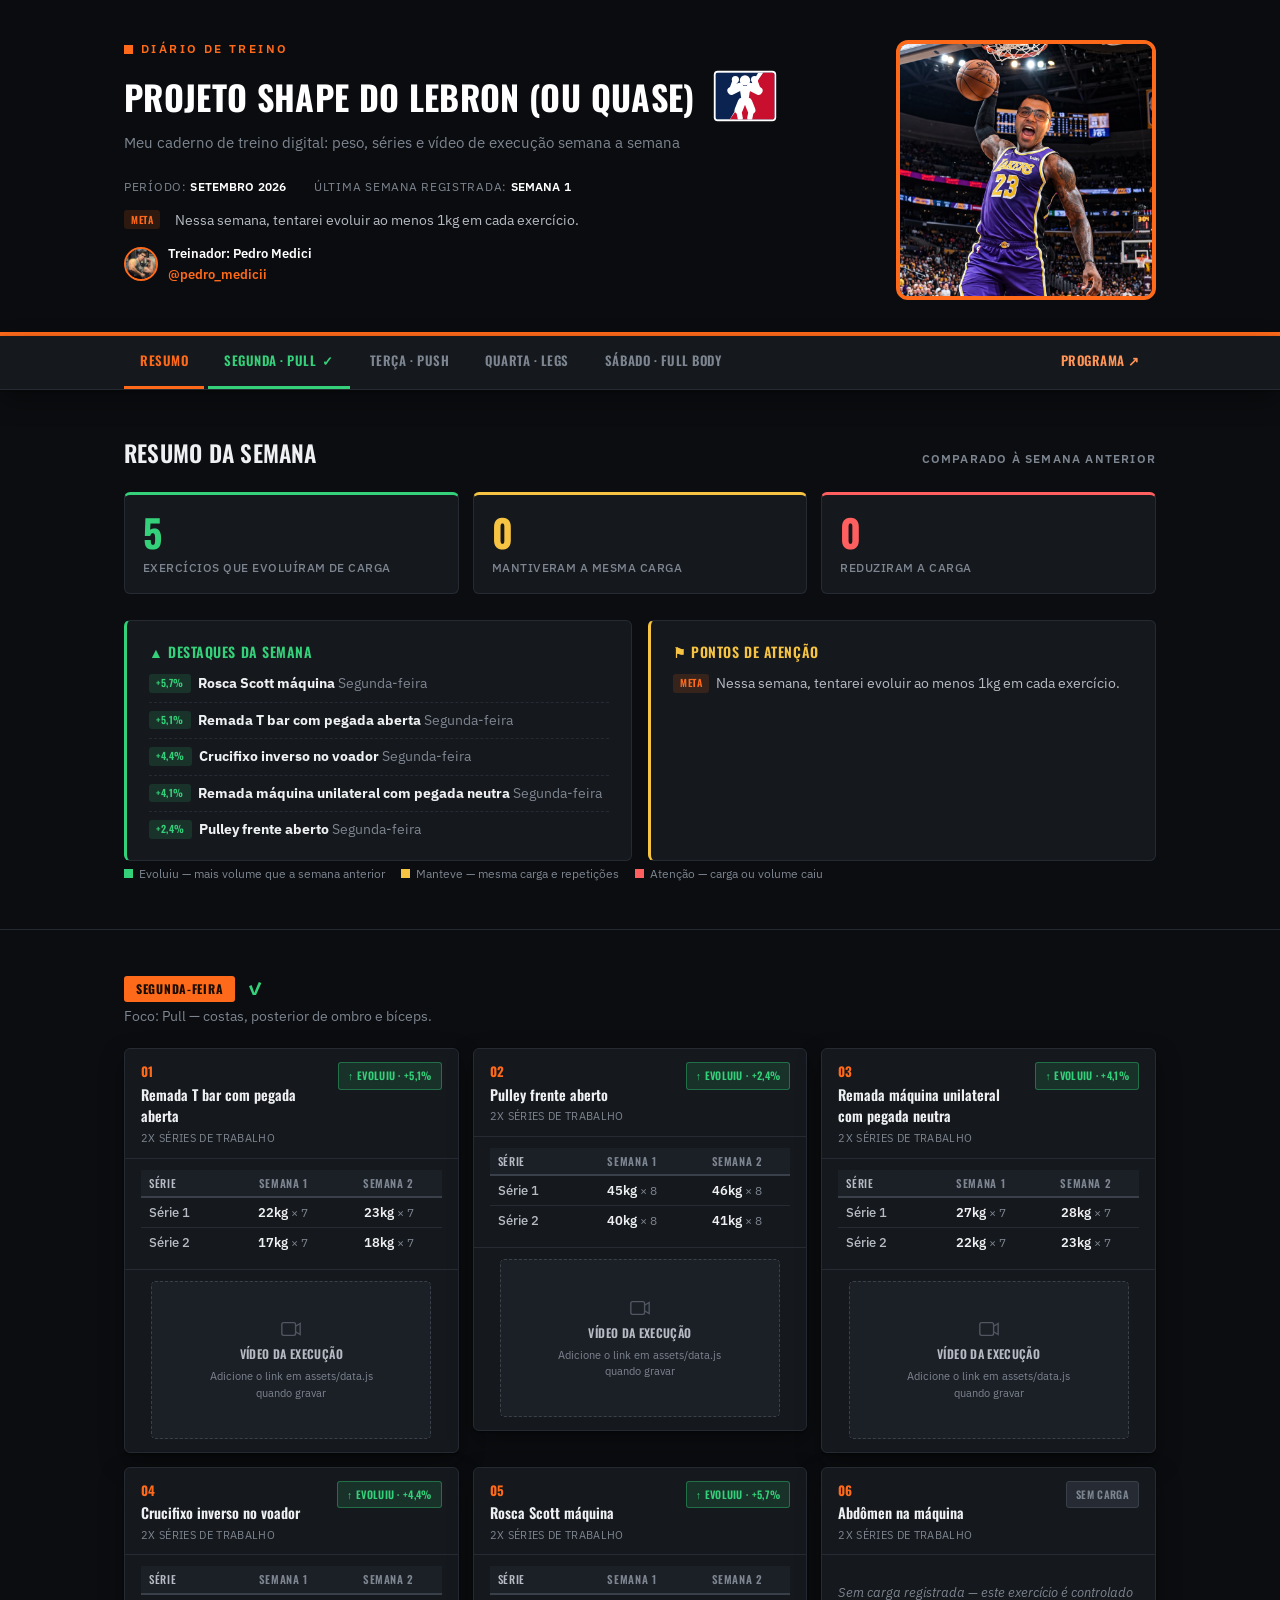
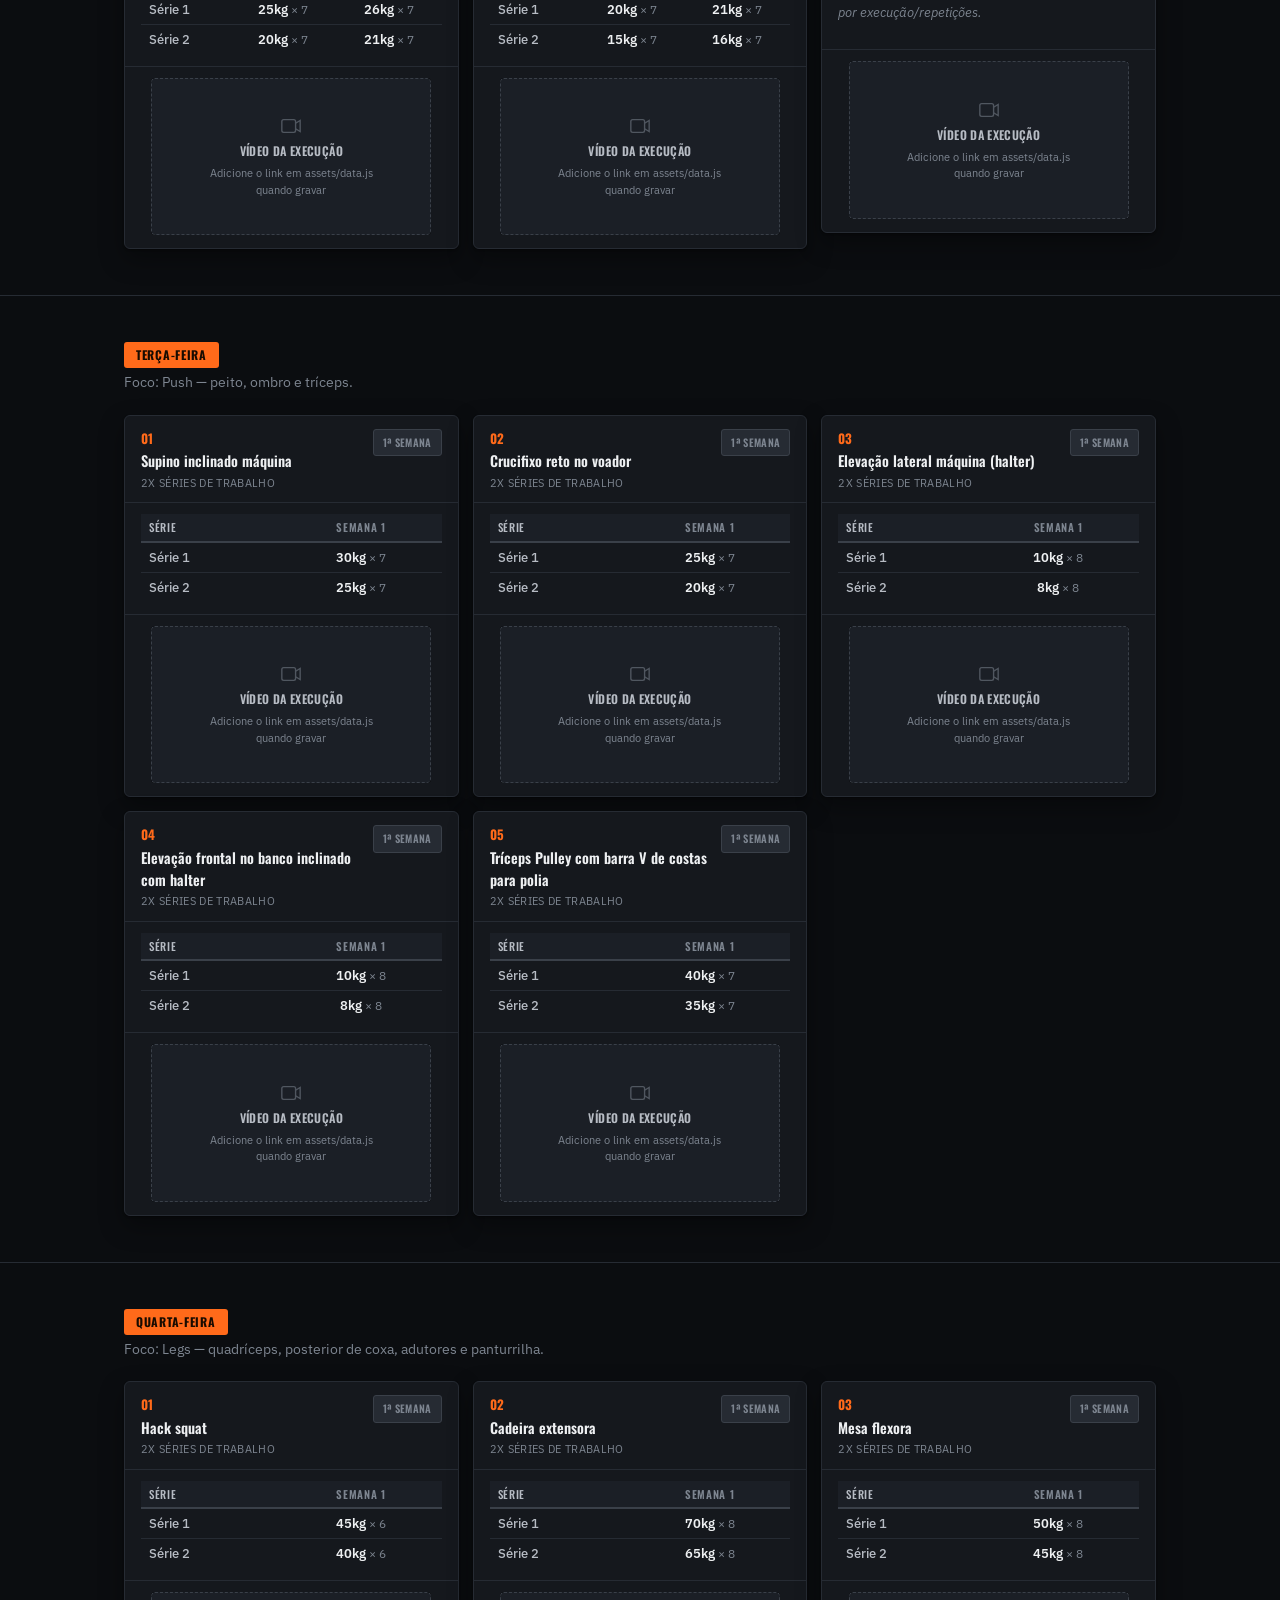
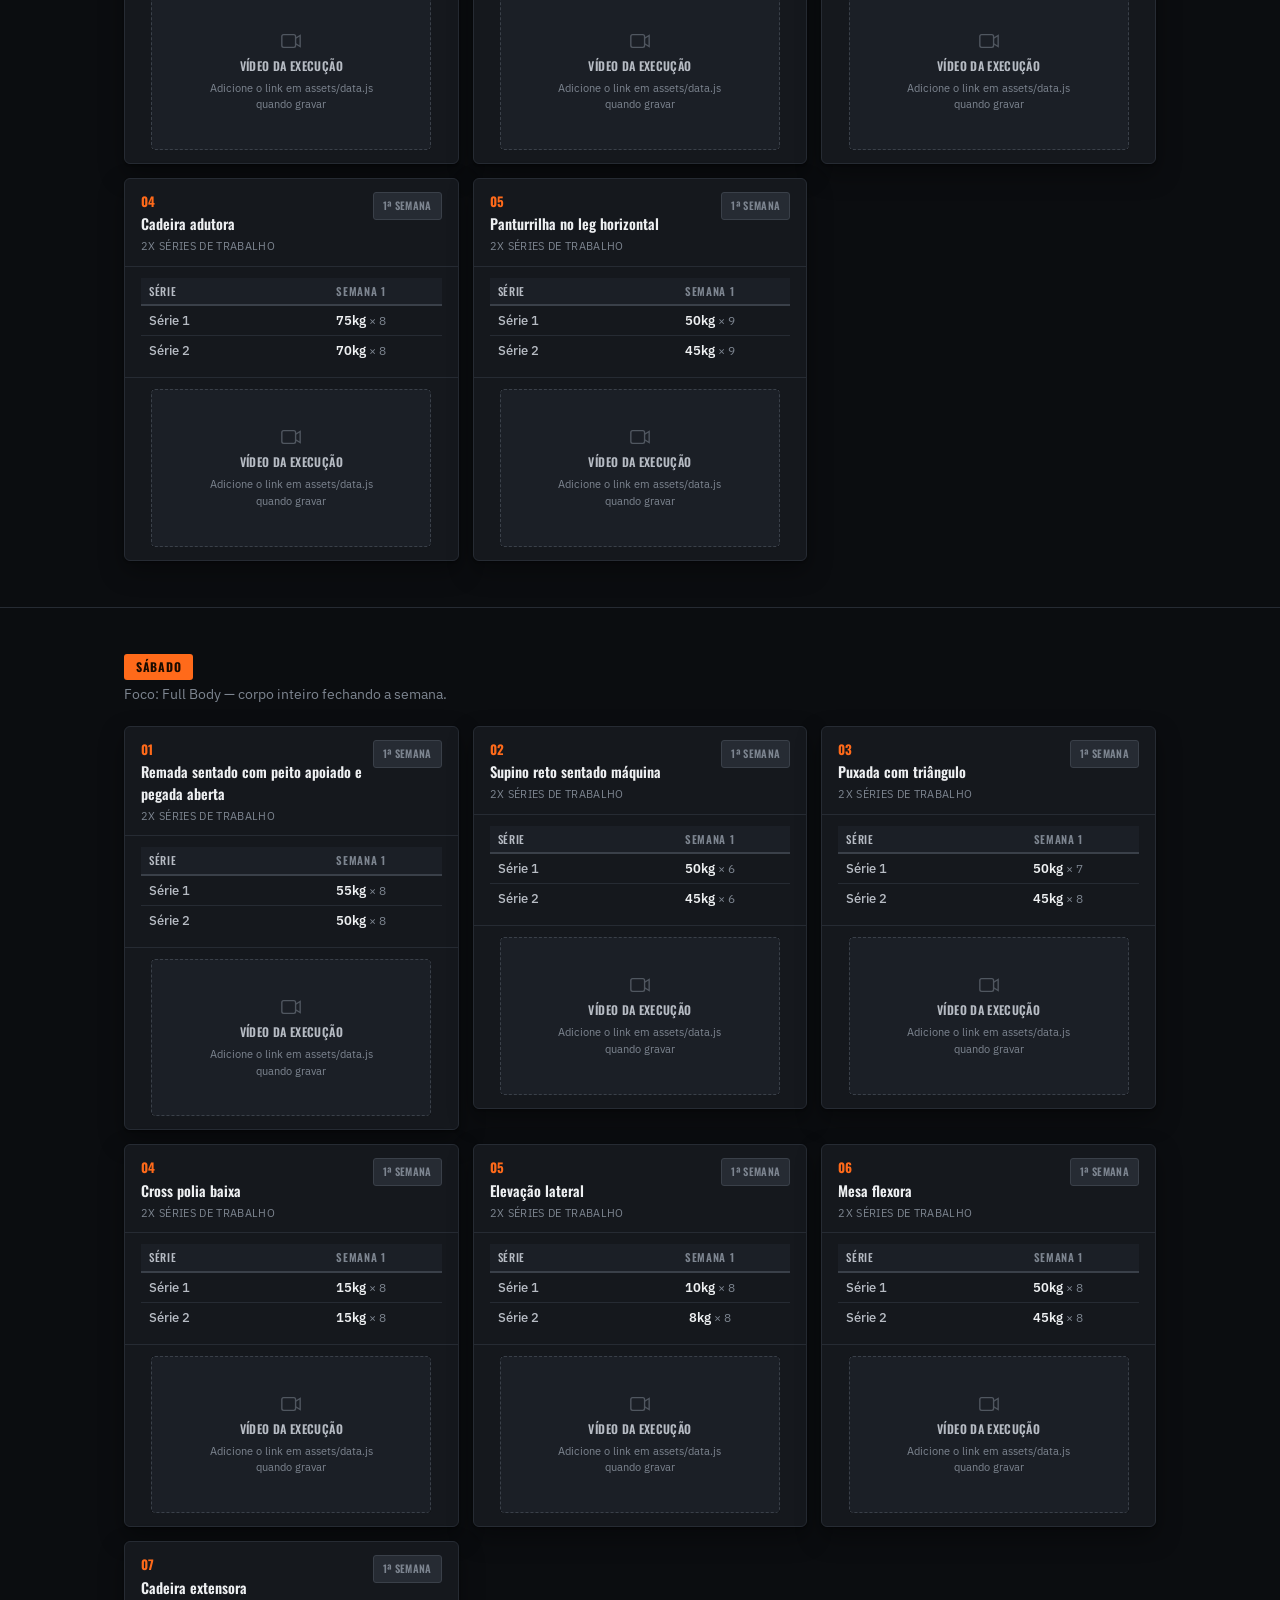
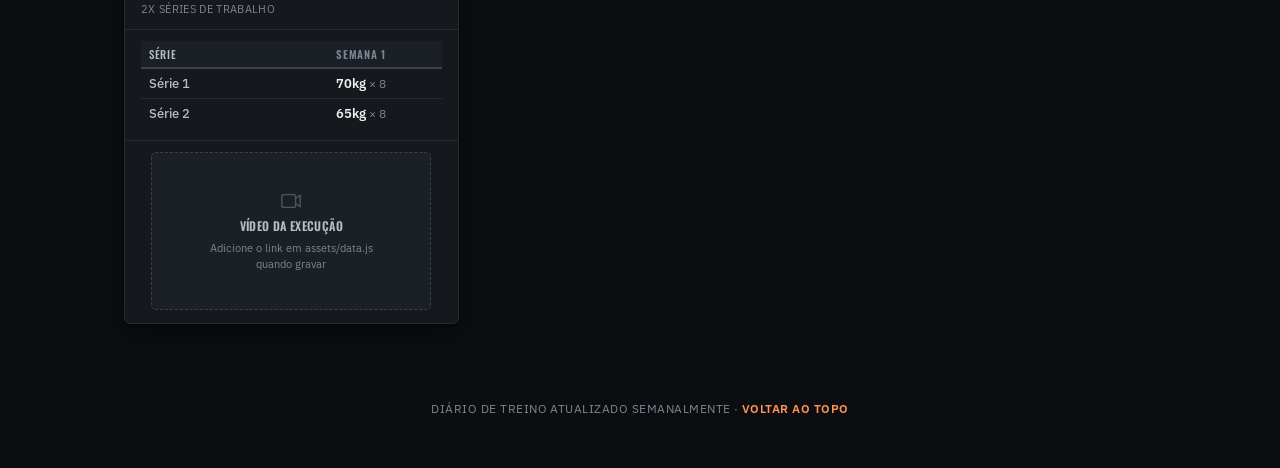
<file: index.html>
<!DOCTYPE html>
<html lang="pt-BR">
<head>
<meta charset="UTF-8">
<meta name="viewport" content="width=device-width, initial-scale=1.0">
<title>Diário de Treino — Projeto Shape do Lebron (ou quase)</title>
<meta name="description" content="Registro semanal de cargas, séries e evolução de treino, com espaço para vídeos de execução.">
<link rel="icon" type="image/svg+xml" href="assets/favicon.svg">
<link rel="alternate icon" href="assets/favicon.png">
<link rel="stylesheet" href="assets/styles.css">
</head>
<body>

<header class="site-header">
  <div class="wrap header-flex">
    <div class="header-main">
      <p class="eyebrow">Diário de treino</p>
      <div class="title-row">
        <h1 id="meta-programa">Programa</h1>
        <svg class="league-logo" viewBox="20 0 160 130" role="img" aria-label="Distintivo da liga do shape">
          <rect x="22" y="2" width="156" height="126" rx="10" fill="#ffffff"/>
          <clipPath id="badgeClip">
            <rect x="26" y="6" width="148" height="118" rx="7"/>
          </clipPath>
          <g clip-path="url(#badgeClip)">
            <rect x="26" y="6" width="148" height="118" fill="#0a2351"/>
            <polygon points="133.4,6 146.2,6 74.5,124 61.8,124" fill="#ffffff"/>
            <polygon points="146.2,6 174,6 174,124 61.8,124" fill="#c8102e"/>
            <g fill="none" stroke="#ffffff" stroke-linecap="round">
              <path d="M86,42 L66,52" stroke-width="20"/>
              <path d="M66,52 L76,24" stroke-width="13"/>
              <path d="M114,42 L134,52" stroke-width="20"/>
              <path d="M134,52 L124,24" stroke-width="13"/>
              <path d="M92,80 L84,100" stroke-width="20"/>
              <path d="M84,100 L88,120" stroke-width="13"/>
              <path d="M108,80 L116,100" stroke-width="20"/>
              <path d="M116,100 L112,120" stroke-width="13"/>
            </g>
            <polygon points="86,40 114,40 108,80 92,80" fill="#ffffff"/>
            <circle cx="76" cy="24" r="9" fill="#ffffff"/>
            <circle cx="124" cy="24" r="9" fill="#ffffff"/>
            <circle cx="100" cy="26" r="13" fill="#ffffff"/>
          </g>
        </svg>
      </div>
      <p class="sub">Meu caderno de treino digital: peso, séries e vídeo de execução semana a semana</p>
      <div class="header-meta">
        <span>Período: <strong id="meta-periodo">—</strong></span>
        <span>Última semana registrada: <strong id="meta-atualizacao">—</strong></span>
      </div>
      <p class="header-goal" id="header-goal" hidden><span class="tag-mini goal">Meta</span><span id="header-goal-text"></span></p>
      <p class="trainer-tag">
        <img src="assets/pedro-medici.jpg" alt="Foto do treinador Pedro Medici" class="trainer-avatar">
        <span class="trainer-info">
          <strong>Treinador: Pedro Medici</strong>
          <a href="https://instagram.com/pedro_medicii" target="_blank" rel="noopener">@pedro_medicii</a>
        </span>
      </p>
      <div class="month-switcher" id="month-switcher" hidden></div>
    </div>
    <div class="header-photo">
      <img src="assets/perfil.jpg" alt="Foto do atleta" onerror="this.parentElement.classList.add('is-empty')">
    </div>
  </div>
</header>

<nav class="day-nav">
  <div class="wrap">
    <a href="#resumo" class="accent">Resumo</a>
    <a href="#pull" id="nav-pull"><span class="nav-label">Segunda · Pull</span><span class="nav-check" aria-hidden="true">✓</span></a>
    <a href="#push" id="nav-push"><span class="nav-label">Terça · Push</span><span class="nav-check" aria-hidden="true">✓</span></a>
    <a href="#legs" id="nav-legs"><span class="nav-label">Quarta · Legs</span><span class="nav-check" aria-hidden="true">✓</span></a>
    <a href="#fullbody" id="nav-fullbody"><span class="nav-label">Sábado · Full Body</span><span class="nav-check" aria-hidden="true">✓</span></a>
    <a href="programa.html" class="nav-programa">Programa ↗</a>
  </div>
</nav>

<main>

  <section class="block" id="resumo">
    <div class="wrap">
      <div class="section-head">
        <h2>Resumo da semana</h2>
        <span class="tag">Comparado à semana anterior</span>
      </div>

      <div class="stat-grid">
        <div class="stat-card up">
          <div class="num" id="stat-up">0</div>
          <div class="label">Exercícios que evoluíram de carga</div>
        </div>
        <div class="stat-card flat">
          <div class="num" id="stat-flat">0</div>
          <div class="label">Mantiveram a mesma carga</div>
        </div>
        <div class="stat-card down">
          <div class="num" id="stat-down">0</div>
          <div class="label">Reduziram a carga</div>
        </div>
      </div>

      <div class="callout-grid">
        <div class="callout highlight">
          <h3>▲ Destaques da semana</h3>
          <ul id="highlight-list"></ul>
        </div>
        <div class="callout attention">
          <h3>⚑ Pontos de atenção</h3>
          <ul id="attention-list"></ul>
        </div>
      </div>

      <div class="legend">
        <span><span class="dot up"></span>Evoluiu — mais volume que a semana anterior</span>
        <span><span class="dot flat"></span>Manteve — mesma carga e repetições</span>
        <span><span class="dot down"></span>Atenção — carga ou volume caiu</span>
      </div>
    </div>
  </section>

  <section class="block" id="pull">
    <div class="wrap">
      <div class="day-title"><span class="pill">Segunda-feira</span><span class="day-check" aria-hidden="true">✓</span></div>
      <p class="day-sub">Foco: Pull — costas, posterior de ombro e bíceps.</p>
      <div class="ex-grid"></div>
    </div>
  </section>

  <section class="block" id="push">
    <div class="wrap">
      <div class="day-title"><span class="pill">Terça-feira</span><span class="day-check" aria-hidden="true">✓</span></div>
      <p class="day-sub">Foco: Push — peito, ombro e tríceps.</p>
      <div class="ex-grid"></div>
    </div>
  </section>

  <section class="block" id="legs">
    <div class="wrap">
      <div class="day-title"><span class="pill">Quarta-feira</span><span class="day-check" aria-hidden="true">✓</span></div>
      <p class="day-sub">Foco: Legs — quadríceps, posterior de coxa, adutores e panturrilha.</p>
      <div class="ex-grid"></div>
    </div>
  </section>

  <section class="block" id="fullbody">
    <div class="wrap">
      <div class="day-title"><span class="pill">Sábado</span><span class="day-check" aria-hidden="true">✓</span></div>
      <p class="day-sub">Foco: Full Body — corpo inteiro fechando a semana.</p>
      <div class="ex-grid"></div>
    </div>
  </section>

</main>

<footer>
  <div class="wrap">
    Diário de treino atualizado semanalmente · <a href="#resumo">voltar ao topo</a>
  </div>
</footer>

<script src="assets/data.js"></script>
<script src="assets/app.js"></script>
</body>
</html>
</file>
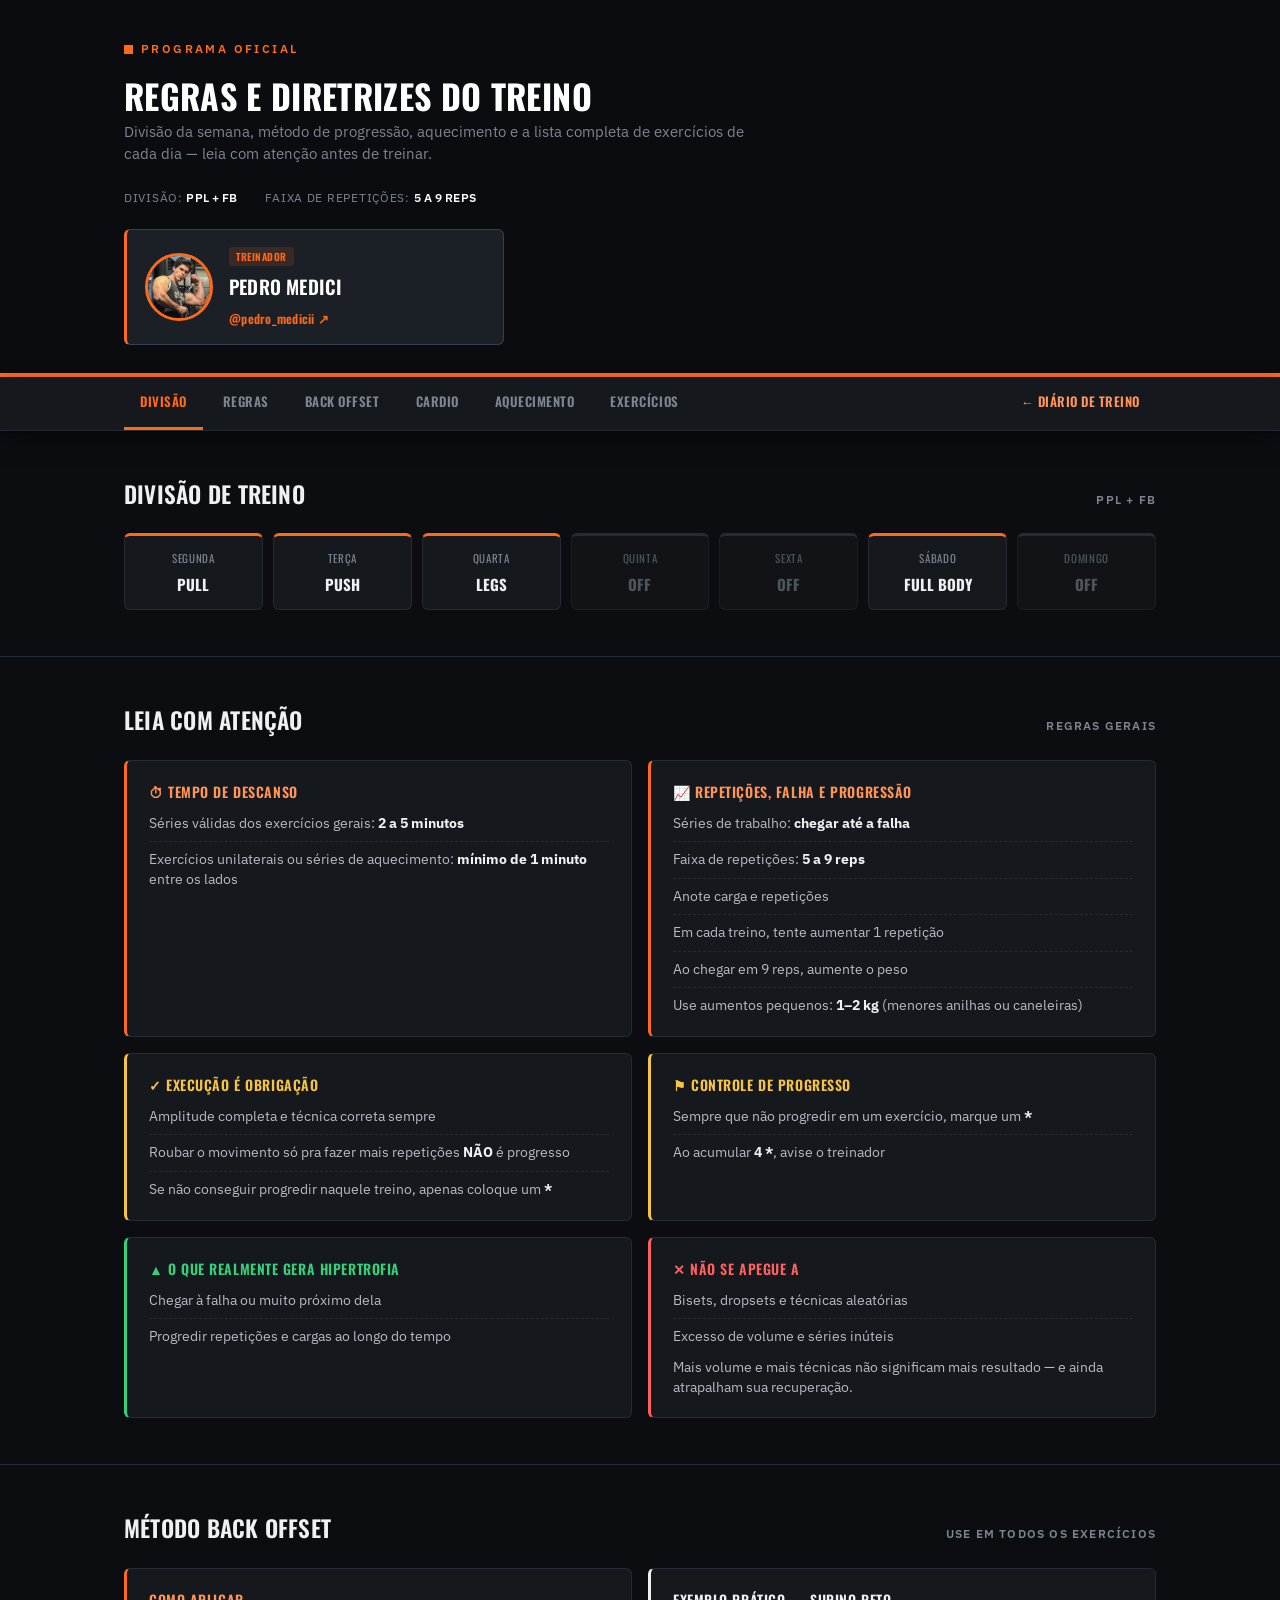
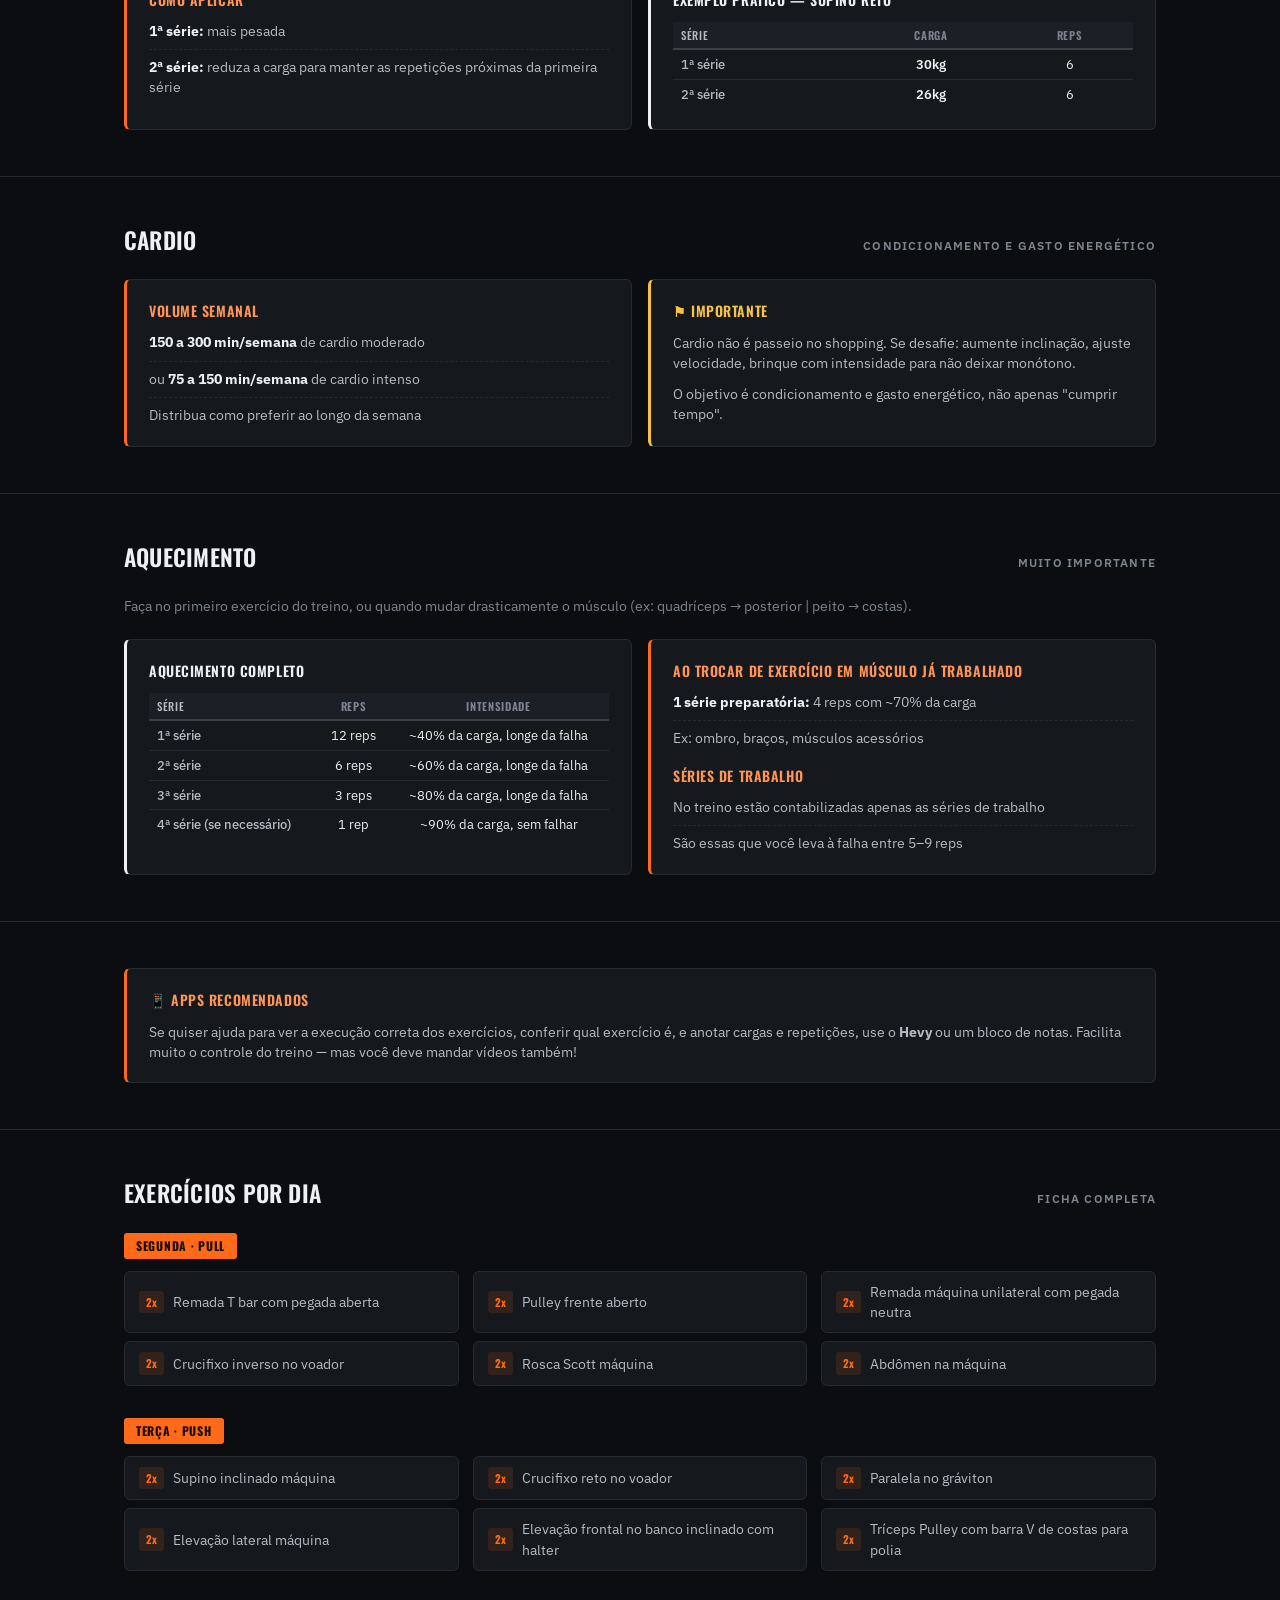
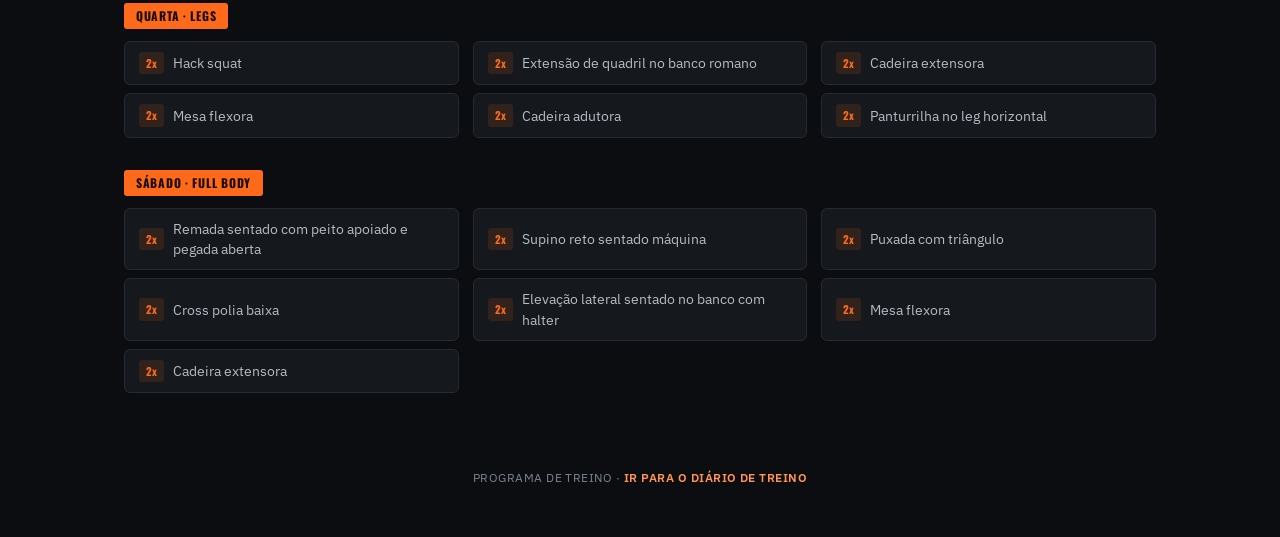
<file: programa.html>
<!DOCTYPE html>
<html lang="pt-BR">
<head>
<meta charset="UTF-8">
<meta name="viewport" content="width=device-width, initial-scale=1.0">
<title>Programa de Treino — Regras e Diretrizes</title>
<meta name="description" content="Divisão de treino, regras de progressão, método Back Offset, cardio, aquecimento e lista completa de exercícios por dia.">
<link rel="icon" type="image/svg+xml" href="assets/favicon.svg">
<link rel="alternate icon" href="assets/favicon.png">
<link rel="stylesheet" href="assets/styles.css">
</head>
<body>

<header class="site-header">
  <div class="wrap">
    <p class="eyebrow">Programa oficial</p>
    <h1>Regras e Diretrizes do Treino</h1>
    <p class="sub">Divisão da semana, método de progressão, aquecimento e a lista completa de exercícios de cada dia — leia com atenção antes de treinar.</p>
    <div class="header-meta">
      <span>Divisão: <strong>PPL + FB</strong></span>
      <span>Faixa de repetições: <strong>5 a 9 reps</strong></span>
    </div>
    <div class="trainer-card">
      <img src="assets/pedro-medici.jpg" alt="Foto do treinador Pedro Medici" class="trainer-avatar-lg">
      <div class="trainer-card-info">
        <span class="tag-mini goal">Treinador</span>
        <h2 class="trainer-name">Pedro Medici</h2>
        <a href="https://instagram.com/pedro_medicii" target="_blank" rel="noopener" class="trainer-ig">@pedro_medicii ↗</a>
      </div>
    </div>
  </div>
</header>

<nav class="day-nav">
  <div class="wrap">
    <a href="#divisao" class="accent">Divisão</a>
    <a href="#regras">Regras</a>
    <a href="#back-offset">Back Offset</a>
    <a href="#cardio">Cardio</a>
    <a href="#aquecimento">Aquecimento</a>
    <a href="#exercicios">Exercícios</a>
    <a href="index.html" class="nav-programa">← Diário de treino</a>
  </div>
</nav>

<main>

  <section class="block" id="divisao">
    <div class="wrap">
      <div class="section-head">
        <h2>Divisão de treino</h2>
        <span class="tag">PPL + FB</span>
      </div>
      <div class="split-grid">
        <div class="split-day"><div class="dow">Segunda</div><div class="foco">Pull</div></div>
        <div class="split-day"><div class="dow">Terça</div><div class="foco">Push</div></div>
        <div class="split-day"><div class="dow">Quarta</div><div class="foco">Legs</div></div>
        <div class="split-day off"><div class="dow">Quinta</div><div class="foco">Off</div></div>
        <div class="split-day off"><div class="dow">Sexta</div><div class="foco">Off</div></div>
        <div class="split-day"><div class="dow">Sábado</div><div class="foco">Full Body</div></div>
        <div class="split-day off"><div class="dow">Domingo</div><div class="foco">Off</div></div>
      </div>
    </div>
  </section>

  <section class="block" id="regras">
    <div class="wrap">
      <div class="section-head">
        <h2>Leia com atenção</h2>
        <span class="tag">Regras gerais</span>
      </div>

      <div class="callout-grid">
        <div class="callout info">
          <h3>⏱ Tempo de descanso</h3>
          <ul>
            <li>Séries válidas dos exercícios gerais: <strong>2 a 5 minutos</strong></li>
            <li>Exercícios unilaterais ou séries de aquecimento: <strong>mínimo de 1 minuto</strong> entre os lados</li>
          </ul>
        </div>

        <div class="callout info">
          <h3>📈 Repetições, falha e progressão</h3>
          <ul>
            <li>Séries de trabalho: <strong>chegar até a falha</strong></li>
            <li>Faixa de repetições: <strong>5 a 9 reps</strong></li>
            <li>Anote carga e repetições</li>
            <li>Em cada treino, tente aumentar 1 repetição</li>
            <li>Ao chegar em 9 reps, aumente o peso</li>
            <li>Use aumentos pequenos: <strong>1–2 kg</strong> (menores anilhas ou caneleiras)</li>
          </ul>
        </div>

        <div class="callout attention">
          <h3>✓ Execução é obrigação</h3>
          <ul>
            <li>Amplitude completa e técnica correta sempre</li>
            <li>Roubar o movimento só pra fazer mais repetições <strong>NÃO</strong> é progresso</li>
            <li>Se não conseguir progredir naquele treino, apenas coloque um <strong>*</strong></li>
          </ul>
        </div>

        <div class="callout attention">
          <h3>⚑ Controle de progresso</h3>
          <ul>
            <li>Sempre que não progredir em um exercício, marque um <strong>*</strong></li>
            <li>Ao acumular <strong>4 *</strong>, avise o treinador</li>
          </ul>
        </div>

        <div class="callout highlight">
          <h3>▲ O que realmente gera hipertrofia</h3>
          <ul>
            <li>Chegar à falha ou muito próximo dela</li>
            <li>Progredir repetições e cargas ao longo do tempo</li>
          </ul>
        </div>

        <div class="callout danger">
          <h3>✕ Não se apegue a</h3>
          <ul>
            <li>Bisets, dropsets e técnicas aleatórias</li>
            <li>Excesso de volume e séries inúteis</li>
          </ul>
          <p class="rule-note">Mais volume e mais técnicas não significam mais resultado — e ainda atrapalham sua recuperação.</p>
        </div>
      </div>
    </div>
  </section>

  <section class="block" id="back-offset">
    <div class="wrap">
      <div class="section-head">
        <h2>Método Back Offset</h2>
        <span class="tag">Use em TODOS os exercícios</span>
      </div>
      <div class="callout-grid">
        <div class="callout info">
          <h3>Como aplicar</h3>
          <ul>
            <li><strong>1ª série:</strong> mais pesada</li>
            <li><strong>2ª série:</strong> reduza a carga para manter as repetições próximas da primeira série</li>
          </ul>
        </div>
        <div class="callout">
          <h3>Exemplo prático — Supino reto</h3>
          <div class="table-scroll">
            <table class="log">
              <thead><tr><th>Série</th><th>Carga</th><th>Reps</th></tr></thead>
              <tbody>
                <tr><td>1ª série</td><td class="set-cell"><strong>30kg</strong></td><td>6</td></tr>
                <tr><td>2ª série</td><td class="set-cell"><strong>26kg</strong></td><td>6</td></tr>
              </tbody>
            </table>
          </div>
        </div>
      </div>
    </div>
  </section>

  <section class="block" id="cardio">
    <div class="wrap">
      <div class="section-head">
        <h2>Cardio</h2>
        <span class="tag">Condicionamento e gasto energético</span>
      </div>
      <div class="callout-grid">
        <div class="callout info">
          <h3>Volume semanal</h3>
          <ul>
            <li><strong>150 a 300 min/semana</strong> de cardio moderado</li>
            <li>ou <strong>75 a 150 min/semana</strong> de cardio intenso</li>
            <li>Distribua como preferir ao longo da semana</li>
          </ul>
        </div>
        <div class="callout attention">
          <h3>⚑ Importante</h3>
          <p class="rule-note">Cardio não é passeio no shopping. Se desafie: aumente inclinação, ajuste velocidade, brinque com intensidade para não deixar monótono.</p>
          <p class="rule-note">O objetivo é condicionamento e gasto energético, não apenas "cumprir tempo".</p>
        </div>
      </div>
    </div>
  </section>

  <section class="block" id="aquecimento">
    <div class="wrap">
      <div class="section-head">
        <h2>Aquecimento</h2>
        <span class="tag">Muito importante</span>
      </div>
      <p class="day-sub">Faça no primeiro exercício do treino, ou quando mudar drasticamente o músculo (ex: quadríceps → posterior | peito → costas).</p>

      <div class="callout-grid">
        <div class="callout">
          <h3>Aquecimento completo</h3>
          <div class="table-scroll">
            <table class="log">
              <thead><tr><th>Série</th><th>Reps</th><th>Intensidade</th></tr></thead>
              <tbody>
                <tr><td>1ª série</td><td>12 reps</td><td>~40% da carga, longe da falha</td></tr>
                <tr><td>2ª série</td><td>6 reps</td><td>~60% da carga, longe da falha</td></tr>
                <tr><td>3ª série</td><td>3 reps</td><td>~80% da carga, longe da falha</td></tr>
                <tr><td>4ª série (se necessário)</td><td>1 rep</td><td>~90% da carga, sem falhar</td></tr>
              </tbody>
            </table>
          </div>
        </div>
        <div class="callout info">
          <h3>Ao trocar de exercício em músculo já trabalhado</h3>
          <ul>
            <li><strong>1 série preparatória:</strong> 4 reps com ~70% da carga</li>
            <li>Ex: ombro, braços, músculos acessórios</li>
          </ul>
          <h3 style="margin-top:16px">Séries de trabalho</h3>
          <ul>
            <li>No treino estão contabilizadas apenas as séries de trabalho</li>
            <li>São essas que você leva à falha entre 5–9 reps</li>
          </ul>
        </div>
      </div>
    </div>
  </section>

  <section class="block" id="apps">
    <div class="wrap">
      <div class="callout info">
        <h3>📱 Apps recomendados</h3>
        <p class="rule-note">Se quiser ajuda para ver a execução correta dos exercícios, conferir qual exercício é, e anotar cargas e repetições, use o <strong>Hevy</strong> ou um bloco de notas. Facilita muito o controle do treino — mas você deve mandar vídeos também!</p>
      </div>
    </div>
  </section>

  <section class="block" id="exercicios">
    <div class="wrap">
      <div class="section-head">
        <h2>Exercícios por dia</h2>
        <span class="tag">Ficha completa</span>
      </div>

      <div class="day-title"><span class="pill">Segunda · Pull</span></div>
      <ul class="ex-ref-list">
        <li><span class="sets-badge">2x</span>Remada T bar com pegada aberta</li>
        <li><span class="sets-badge">2x</span>Pulley frente aberto</li>
        <li><span class="sets-badge">2x</span>Remada máquina unilateral com pegada neutra</li>
        <li><span class="sets-badge">2x</span>Crucifixo inverso no voador</li>
        <li><span class="sets-badge">2x</span>Rosca Scott máquina</li>
        <li><span class="sets-badge">2x</span>Abdômen na máquina</li>
      </ul>

      <div class="day-title" style="margin-top:32px"><span class="pill">Terça · Push</span></div>
      <ul class="ex-ref-list">
        <li><span class="sets-badge">2x</span>Supino inclinado máquina</li>
        <li><span class="sets-badge">2x</span>Crucifixo reto no voador</li>
        <li><span class="sets-badge">2x</span>Paralela no gráviton</li>
        <li><span class="sets-badge">2x</span>Elevação lateral máquina</li>
        <li><span class="sets-badge">2x</span>Elevação frontal no banco inclinado com halter</li>
        <li><span class="sets-badge">2x</span>Tríceps Pulley com barra V de costas para polia</li>
      </ul>

      <div class="day-title" style="margin-top:32px"><span class="pill">Quarta · Legs</span></div>
      <ul class="ex-ref-list">
        <li><span class="sets-badge">2x</span>Hack squat</li>
        <li><span class="sets-badge">2x</span>Extensão de quadril no banco romano</li>
        <li><span class="sets-badge">2x</span>Cadeira extensora</li>
        <li><span class="sets-badge">2x</span>Mesa flexora</li>
        <li><span class="sets-badge">2x</span>Cadeira adutora</li>
        <li><span class="sets-badge">2x</span>Panturrilha no leg horizontal</li>
      </ul>

      <div class="day-title" style="margin-top:32px"><span class="pill">Sábado · Full Body</span></div>
      <ul class="ex-ref-list">
        <li><span class="sets-badge">2x</span>Remada sentado com peito apoiado e pegada aberta</li>
        <li><span class="sets-badge">2x</span>Supino reto sentado máquina</li>
        <li><span class="sets-badge">2x</span>Puxada com triângulo</li>
        <li><span class="sets-badge">2x</span>Cross polia baixa</li>
        <li><span class="sets-badge">2x</span>Elevação lateral sentado no banco com halter</li>
        <li><span class="sets-badge">2x</span>Mesa flexora</li>
        <li><span class="sets-badge">2x</span>Cadeira extensora</li>
      </ul>
    </div>
  </section>

</main>

<footer>
  <div class="wrap">
    Programa de treino · <a href="index.html">ir para o diário de treino</a>
  </div>
</footer>

</body>
</html>
</file>
<file: assets/styles.css>
@import url('https://fonts.googleapis.com/css2?family=Oswald:wght@400;500;600;700&family=IBM+Plex+Sans:wght@400;500;600;700&display=swap');

:root {
  --ink: #eef0f2;
  --ink-soft: #b7bcc4;
  --muted: #7d8590;
  --paper: #0b0d10;
  --paper-raised: #15181d;
  --paper-raised-2: #1b1f26;
  --line: #262b33;
  --line-strong: #3a4049;
  --brand: #0a0c0f;
  --brand-soft: #ff9455;
  --terracotta: #ff6a1a;
  --up: #34d17a;
  --up-bg: rgba(52, 209, 122, 0.14);
  --up-line: rgba(52, 209, 122, 0.38);
  --flat: #f6c343;
  --flat-bg: rgba(246, 195, 67, 0.14);
  --flat-line: rgba(246, 195, 67, 0.38);
  --down: #ff5f5f;
  --down-bg: rgba(255, 95, 95, 0.14);
  --down-line: rgba(255, 95, 95, 0.38);
  --radius: 6px;
  --shadow: 0 1px 2px rgba(0, 0, 0, 0.35), 0 10px 24px rgba(0, 0, 0, 0.35);
}

* { box-sizing: border-box; }

html { scroll-behavior: smooth; }

body {
  margin: 0;
  background: var(--paper);
  color: var(--ink);
  font-family: 'IBM Plex Sans', -apple-system, BlinkMacSystemFont, sans-serif;
  font-feature-settings: 'tnum' 1, 'lnum' 1;
  line-height: 1.5;
}

h1, h2, h3, .display {
  font-family: 'Oswald', 'Arial Narrow', sans-serif;
  font-weight: 600;
  text-transform: uppercase;
  color: var(--ink);
  letter-spacing: 0.01em;
}

a { color: inherit; }

.wrap {
  max-width: 1080px;
  margin: 0 auto;
  padding: 0 24px;
}

/* ---------- HEADER ---------- */

.site-header {
  background: var(--brand);
  color: #eef0f2;
  padding: 40px 0 28px;
  border-bottom: 4px solid var(--terracotta);
}

.site-header .eyebrow {
  display: flex;
  align-items: center;
  gap: 8px;
  text-transform: uppercase;
  letter-spacing: 0.2em;
  font-size: 12px;
  font-weight: 600;
  color: var(--terracotta);
  margin: 0 0 12px;
}

.site-header .eyebrow::before {
  content: "";
  display: inline-block;
  width: 9px;
  height: 9px;
  background: var(--terracotta);
}

.header-flex {
  display: flex;
  justify-content: space-between;
  align-items: flex-start;
  gap: 28px;
}

.header-main {
  min-width: 0;
  flex: 1 1 auto;
}

.header-photo {
  flex: none;
  width: 260px;
  height: 260px;
  border-radius: 12px;
  border: 4px solid var(--terracotta);
  overflow: hidden;
  background: var(--paper-raised-2);
}

.header-photo img {
  width: 100%;
  height: 100%;
  object-fit: cover;
  display: block;
}

.header-photo.is-empty {
  display: flex;
  align-items: center;
  justify-content: center;
}

.header-photo.is-empty img {
  display: none;
}

.header-photo.is-empty::after {
  content: "SUA FOTO AQUI";
  font-family: 'Oswald', sans-serif;
  font-size: 13px;
  font-weight: 600;
  letter-spacing: 0.04em;
  color: var(--muted);
  text-align: center;
  padding: 0 8px;
}

@media (max-width: 860px) {
  .header-photo {
    width: 180px;
    height: 180px;
  }
}

.title-row {
  display: flex;
  align-items: center;
  gap: 18px;
  flex-wrap: wrap;
  margin-bottom: 10px;
}

.site-header h1 {
  color: #ffffff;
  font-size: clamp(22px, 3.4vw, 34px);
  font-weight: 700;
  letter-spacing: 0.01em;
  margin: 0;
  min-width: 0;
  white-space: nowrap;
}

@media (max-width: 640px) {
  .site-header {
    background:
      linear-gradient(180deg, rgba(11, 13, 16, 0.55) 0%, rgba(11, 13, 16, 0.9) 100%),
      url('perfil.jpg') center/cover no-repeat;
  }
  .header-flex {
    flex-direction: row;
    gap: 16px;
  }
  .header-photo {
    display: none;
  }
  .title-row {
    gap: 10px;
  }
  .site-header h1 {
    white-space: normal;
  }
  .title-row .league-logo {
    height: 30px;
  }
}

.league-logo {
  height: 52px;
  width: auto;
  flex: none;
}

.site-header .sub {
  color: var(--muted);
  font-size: 14.5px;
  margin: 0;
  max-width: 620px;
  text-transform: none;
}

.header-meta {
  display: flex;
  flex-wrap: wrap;
  gap: 10px 28px;
  margin-top: 24px;
  font-size: 12px;
  text-transform: uppercase;
  letter-spacing: 0.06em;
  color: var(--muted);
}

.header-meta strong {
  color: #ffffff;
  font-weight: 600;
  letter-spacing: 0.01em;
}

.header-goal {
  display: flex;
  align-items: center;
  gap: 8px;
  margin: 14px 0 0;
  font-size: 13.5px;
  color: var(--ink-soft);
}

.trainer-tag {
  display: flex;
  align-items: center;
  gap: 10px;
  margin: 14px 0 0;
}

.trainer-avatar {
  flex: none;
  width: 34px;
  height: 34px;
  border-radius: 50%;
  object-fit: cover;
  border: 2px solid var(--terracotta);
}

.trainer-tag .trainer-info {
  display: flex;
  flex-direction: column;
  gap: 1px;
  font-size: 13px;
}

.trainer-tag strong {
  color: #ffffff;
  font-weight: 600;
}

.trainer-info a {
  color: var(--terracotta);
  text-decoration: none;
  font-weight: 600;
}

.trainer-info a:hover { text-decoration: underline; }

.trainer-card {
  display: flex;
  align-items: center;
  gap: 16px;
  margin-top: 22px;
  padding: 14px 18px;
  background: var(--paper-raised-2);
  border: 1px solid var(--line-strong);
  border-left: 3px solid var(--terracotta);
  border-radius: var(--radius);
  max-width: 380px;
}

.trainer-avatar-lg {
  flex: none;
  width: 68px;
  height: 68px;
  border-radius: 50%;
  object-fit: cover;
  border: 3px solid var(--terracotta);
}

.trainer-card-info .trainer-name {
  margin: 4px 0 6px;
  font-size: 19px;
  color: #ffffff;
}

.trainer-ig {
  display: inline-flex;
  align-items: center;
  gap: 4px;
  font-family: 'Oswald', sans-serif;
  font-size: 12.5px;
  font-weight: 600;
  letter-spacing: 0.02em;
  color: var(--terracotta);
  text-decoration: none;
}

.trainer-ig:hover { text-decoration: underline; }

.month-switcher {
  display: flex;
  flex-wrap: wrap;
  gap: 8px;
  margin-top: 20px;
}

.month-pill {
  font-family: 'Oswald', sans-serif;
  font-size: 12px;
  font-weight: 600;
  text-transform: uppercase;
  letter-spacing: 0.05em;
  color: var(--ink-soft);
  background: transparent;
  border: 1px solid var(--line-strong);
  border-radius: 3px;
  padding: 7px 14px;
  cursor: pointer;
}

.month-pill:hover {
  border-color: var(--terracotta);
  color: #fff;
}

.month-pill.active {
  background: var(--terracotta);
  border-color: var(--terracotta);
  color: #180b00;
}

/* ---------- NAV ---------- */

.day-nav {
  position: sticky;
  top: 0;
  z-index: 20;
  background: var(--paper-raised);
  border-bottom: 1px solid var(--line);
  box-shadow: var(--shadow);
}

.day-nav .wrap {
  display: flex;
  gap: 4px;
  overflow-x: auto;
  padding-top: 0;
  padding-bottom: 0;
}

.day-nav a {
  display: inline-block;
  padding: 15px 16px;
  font-family: 'Oswald', sans-serif;
  font-size: 13px;
  font-weight: 600;
  text-transform: uppercase;
  letter-spacing: 0.04em;
  text-decoration: none;
  color: var(--muted);
  border-bottom: 3px solid transparent;
  white-space: nowrap;
}

.day-nav a:hover { color: var(--ink); }

.day-nav a.accent { border-bottom-color: var(--terracotta); color: var(--terracotta); }

.day-nav a .nav-check {
  display: none;
  margin-left: 6px;
  color: var(--up);
}

.day-nav a.done {
  color: var(--up);
  border-bottom-color: var(--up);
}

.day-nav a.done .nav-check {
  display: inline;
}

/* ---------- SECTIONS ---------- */

section.block {
  padding: 46px 0;
  border-bottom: 1px solid var(--line);
}

main > section.block:last-child {
  border-bottom: none;
}

.section-head {
  display: flex;
  align-items: baseline;
  justify-content: space-between;
  flex-wrap: wrap;
  gap: 8px;
  margin-bottom: 22px;
}

.section-head h2 {
  font-size: 23px;
  margin: 0;
}

.section-head .tag {
  font-size: 12px;
  font-weight: 600;
  color: var(--muted);
  text-transform: uppercase;
  letter-spacing: 0.1em;
}

/* ---------- SUMMARY ---------- */

.stat-grid {
  display: grid;
  grid-template-columns: repeat(auto-fit, minmax(150px, 1fr));
  gap: 14px;
  margin-bottom: 26px;
}

.stat-card {
  background: var(--paper-raised);
  border: 1px solid var(--line);
  border-top: 3px solid var(--line-strong);
  border-radius: var(--radius);
  padding: 18px 18px 16px;
}

.stat-card .num {
  font-family: 'Oswald', sans-serif;
  font-size: 38px;
  font-weight: 700;
  line-height: 1;
  margin-bottom: 8px;
}

.stat-card .label {
  font-size: 12px;
  color: var(--muted);
  font-weight: 500;
  text-transform: uppercase;
  letter-spacing: 0.04em;
}

.stat-card.up { border-top-color: var(--up); }
.stat-card.flat { border-top-color: var(--flat); }
.stat-card.down { border-top-color: var(--down); }

.stat-card.up .num { color: var(--up); }
.stat-card.flat .num { color: var(--flat); }
.stat-card.down .num { color: var(--down); }

.callout-grid {
  display: grid;
  grid-template-columns: 1fr 1fr;
  gap: 16px;
}

@media (max-width: 720px) {
  .callout-grid { grid-template-columns: 1fr; }
}

.callout {
  background: var(--paper-raised);
  border-radius: var(--radius);
  padding: 20px 22px;
  border: 1px solid var(--line);
  border-left: 3px solid;
}

.callout h3 {
  margin: 0 0 12px;
  font-size: 14px;
  letter-spacing: 0.04em;
  display: flex;
  align-items: center;
  gap: 8px;
}

.callout.highlight {
  border-left-color: var(--up);
}
.callout.highlight h3 { color: var(--up); }

.callout.attention {
  border-left-color: var(--flat);
}
.callout.attention h3 { color: var(--flat); }

.callout ul {
  margin: 0;
  padding: 0;
  list-style: none;
  font-size: 13.5px;
  color: var(--ink-soft);
}

.callout li {
  padding: 8px 0;
  border-bottom: 1px dashed var(--line);
  line-height: 1.45;
}
.callout li:last-child { border-bottom: none; padding-bottom: 0; }
.callout li:first-child { padding-top: 0; }

.callout li .muted { color: var(--muted); }
.callout li strong { color: var(--ink); }

.tag-mini {
  display: inline-block;
  font-family: 'Oswald', sans-serif;
  font-size: 10px;
  font-weight: 600;
  text-transform: uppercase;
  letter-spacing: 0.05em;
  padding: 2px 7px;
  border-radius: 3px;
  margin-right: 7px;
  vertical-align: 1px;
  white-space: nowrap;
}

.tag-mini.up { background: var(--up-bg); color: var(--up); }
.tag-mini.down { background: var(--down-bg); color: var(--down); }
.tag-mini.flat { background: var(--flat-bg); color: var(--flat); }
.tag-mini.goal { background: rgba(255, 106, 26, 0.14); color: var(--terracotta); }

.callout .empty {
  font-size: 13.5px;
  color: var(--muted);
  font-style: italic;
}

/* ---------- DAY HEADER ---------- */

.day-title {
  display: flex;
  align-items: center;
  gap: 12px;
  margin-bottom: 4px;
}

.day-title .pill {
  font-family: 'Oswald', sans-serif;
  font-size: 12px;
  font-weight: 700;
  text-transform: uppercase;
  letter-spacing: 0.06em;
  background: var(--terracotta);
  color: #180b00;
  padding: 4px 12px;
  border-radius: 3px;
}

.day-title .day-check {
  display: none;
  color: var(--up);
  font-size: 18px;
  font-weight: 700;
  line-height: 1;
}

.day-title.done .day-check {
  display: inline-block;
}

.day-sub {
  font-size: 13.5px;
  color: var(--muted);
  margin: 0 0 22px;
}

/* ---------- EXERCISE CARD ---------- */

.ex-grid {
  display: grid;
  grid-template-columns: repeat(auto-fit, minmax(300px, 1fr));
  align-items: start;
  gap: 14px;
}

.ex-card {
  background: var(--paper-raised);
  border: 1px solid var(--line);
  border-radius: var(--radius);
  overflow: hidden;
  box-shadow: var(--shadow);
}

.ex-card-head {
  display: flex;
  justify-content: space-between;
  align-items: flex-start;
  gap: 10px;
  padding: 13px 16px 11px;
  border-bottom: 1px solid var(--line);
}

.ex-card-head .num {
  font-family: 'Oswald', sans-serif;
  font-weight: 700;
  font-size: 13px;
  color: var(--terracotta);
  display: block;
  margin-bottom: 2px;
}

.ex-card-head h3 {
  font-size: 14.5px;
  font-weight: 600;
  text-transform: none;
  margin: 0;
  letter-spacing: 0;
}

.ex-card-head .series-count {
  font-size: 11px;
  color: var(--muted);
  margin-top: 3px;
  text-transform: uppercase;
  letter-spacing: 0.03em;
}

.badge {
  flex: none;
  font-family: 'Oswald', sans-serif;
  font-size: 10.5px;
  font-weight: 600;
  letter-spacing: 0.03em;
  padding: 5px 9px;
  border-radius: 3px;
  white-space: nowrap;
  border: 1px solid;
  text-transform: uppercase;
}

.badge.up { background: var(--up-bg); color: var(--up); border-color: var(--up-line); }
.badge.flat { background: var(--flat-bg); color: var(--flat); border-color: var(--flat-line); }
.badge.down { background: var(--down-bg); color: var(--down); border-color: var(--down-line); }
.badge.neutral { background: var(--line); color: var(--muted); border-color: var(--line-strong); }

.ex-body {
  display: flex;
  flex-direction: column;
}

.ex-table-wrap {
  padding: 11px 16px 12px;
  overflow-x: auto;
}

table.log {
  border-collapse: collapse;
  width: 100%;
  font-size: 12.5px;
  min-width: 280px;
}

table.log th, table.log td {
  text-align: center;
  padding: 5px 8px;
  border-bottom: 1px solid var(--line);
  white-space: nowrap;
}

table.log th:first-child, table.log td:first-child {
  text-align: left;
  color: var(--ink-soft);
  font-weight: 500;
}

table.log thead th {
  font-family: 'Oswald', sans-serif;
  font-size: 11px;
  text-transform: uppercase;
  letter-spacing: 0.06em;
  color: var(--muted);
  font-weight: 600;
  background: var(--paper-raised-2);
  border-bottom: 2px solid var(--line-strong);
}

table.log tbody tr:last-child td { border-bottom: none; }

table.log td.set-cell strong { color: var(--ink); font-weight: 600; }
table.log td.set-cell span.reps { color: var(--muted); font-size: 12px; }

.no-load {
  font-size: 13px;
  color: var(--muted);
  font-style: italic;
  padding: 4px 0 2px;
}

.ex-note {
  margin: 10px 0 0;
  font-size: 12.5px;
  color: var(--brand-soft);
  background: rgba(255, 106, 26, 0.1);
  border-left: 3px solid var(--terracotta);
  padding: 8px 10px;
  border-radius: 0 4px 4px 0;
}

/* ---------- VIDEO SLOT ---------- */

.video-slot {
  border-top: 1px solid var(--line);
  padding: 11px 16px 13px;
  display: flex;
  flex-direction: column;
}

.video-frame {
  position: relative;
  width: 100%;
  max-width: 280px;
  margin: 0 auto;
  aspect-ratio: 16 / 9;
  border-radius: 4px;
  overflow: hidden;
  background: #000000;
}

.video-frame video, .video-frame iframe {
  width: 100%;
  height: 100%;
  border: 0;
  display: block;
}

.video-placeholder {
  width: 100%;
  height: 100%;
  display: flex;
  flex-direction: column;
  align-items: center;
  justify-content: center;
  gap: 5px;
  border: 1.5px dashed var(--line-strong);
  border-radius: 4px;
  color: var(--muted);
  text-align: center;
  padding: 8px;
  background: var(--paper-raised-2);
}

.video-placeholder svg { opacity: 0.55; }

.video-placeholder .vp-title {
  font-family: 'Oswald', sans-serif;
  font-size: 12px;
  font-weight: 600;
  text-transform: uppercase;
  letter-spacing: 0.03em;
  color: var(--ink-soft);
}

.video-placeholder .vp-hint {
  font-size: 11px;
  color: var(--muted);
  max-width: 180px;
}

/* ---------- LEGEND ---------- */

.legend {
  display: flex;
  flex-wrap: wrap;
  gap: 16px;
  font-size: 12px;
  color: var(--muted);
  margin-top: 4px;
}

.legend .dot {
  display: inline-block;
  width: 9px;
  height: 9px;
  margin-right: 6px;
}

.legend .dot.up { background: var(--up); }
.legend .dot.flat { background: var(--flat); }
.legend .dot.down { background: var(--down); }

/* ---------- PROGRAM PAGE ---------- */

.day-nav a.nav-programa {
  margin-left: auto;
  color: var(--brand-soft);
}

.split-grid {
  display: grid;
  grid-template-columns: repeat(auto-fit, minmax(120px, 1fr));
  gap: 10px;
}

.split-day {
  background: var(--paper-raised);
  border: 1px solid var(--line);
  border-top: 3px solid var(--terracotta);
  border-radius: var(--radius);
  padding: 14px 12px;
  text-align: center;
}

.split-day.off {
  border-top-color: var(--line-strong);
  opacity: 0.6;
}

.split-day .dow {
  font-family: 'Oswald', sans-serif;
  font-size: 11px;
  text-transform: uppercase;
  letter-spacing: 0.06em;
  color: var(--muted);
  margin-bottom: 6px;
}

.split-day .foco {
  font-family: 'Oswald', sans-serif;
  font-size: 15px;
  font-weight: 700;
  text-transform: uppercase;
  color: var(--ink);
}

.split-day.off .foco { color: var(--muted); }

.callout.info { border-left-color: var(--terracotta); }
.callout.info h3 { color: var(--brand-soft); }

.callout.danger { border-left-color: var(--down); }
.callout.danger h3 { color: var(--down); }

.callout .table-scroll {
  overflow-x: auto;
  margin-top: 10px;
}

.callout .rule-note {
  font-size: 13.5px;
  color: var(--ink-soft);
  margin: 10px 0 0;
  line-height: 1.5;
}

.ex-ref-list {
  list-style: none;
  margin: 12px 0 0;
  padding: 0;
  display: grid;
  grid-template-columns: repeat(auto-fit, minmax(260px, 1fr));
  gap: 8px 14px;
}

.ex-ref-list li {
  display: flex;
  align-items: center;
  gap: 9px;
  font-size: 13.5px;
  color: var(--ink-soft);
  background: var(--paper-raised);
  border: 1px solid var(--line);
  border-radius: var(--radius);
  padding: 10px 14px;
}

.ex-ref-list .sets-badge {
  flex: none;
  font-family: 'Oswald', sans-serif;
  font-size: 11px;
  font-weight: 700;
  color: var(--terracotta);
  background: rgba(255, 106, 26, 0.12);
  border-radius: 3px;
  padding: 3px 7px;
}

/* ---------- FOOTER ---------- */

footer {
  padding: 30px 0 50px;
  font-size: 12px;
  color: var(--muted);
  text-align: center;
  text-transform: uppercase;
  letter-spacing: 0.04em;
}

footer a { color: var(--brand-soft); font-weight: 600; text-decoration: none; }

/* ---------- PRINT ---------- */

@media print {
  :root {
    --ink: #201d1a;
    --ink-soft: #4d463d;
    --muted: #6b6459;
    --paper: #ffffff;
    --paper-raised: #ffffff;
    --paper-raised-2: #f4f2ee;
    --line: #dcd7cc;
    --line-strong: #b9b2a2;
  }
  .day-nav, .month-switcher { display: none; }
  .site-header { background: #fff; color: #201d1a; border-bottom: 3px solid var(--terracotta); }
  .site-header h1, .site-header .eyebrow, .header-meta strong { color: #201d1a; }
  section.block { break-inside: avoid; padding: 20px 0; }
  .ex-card { break-inside: avoid; box-shadow: none; }
}
</file>
